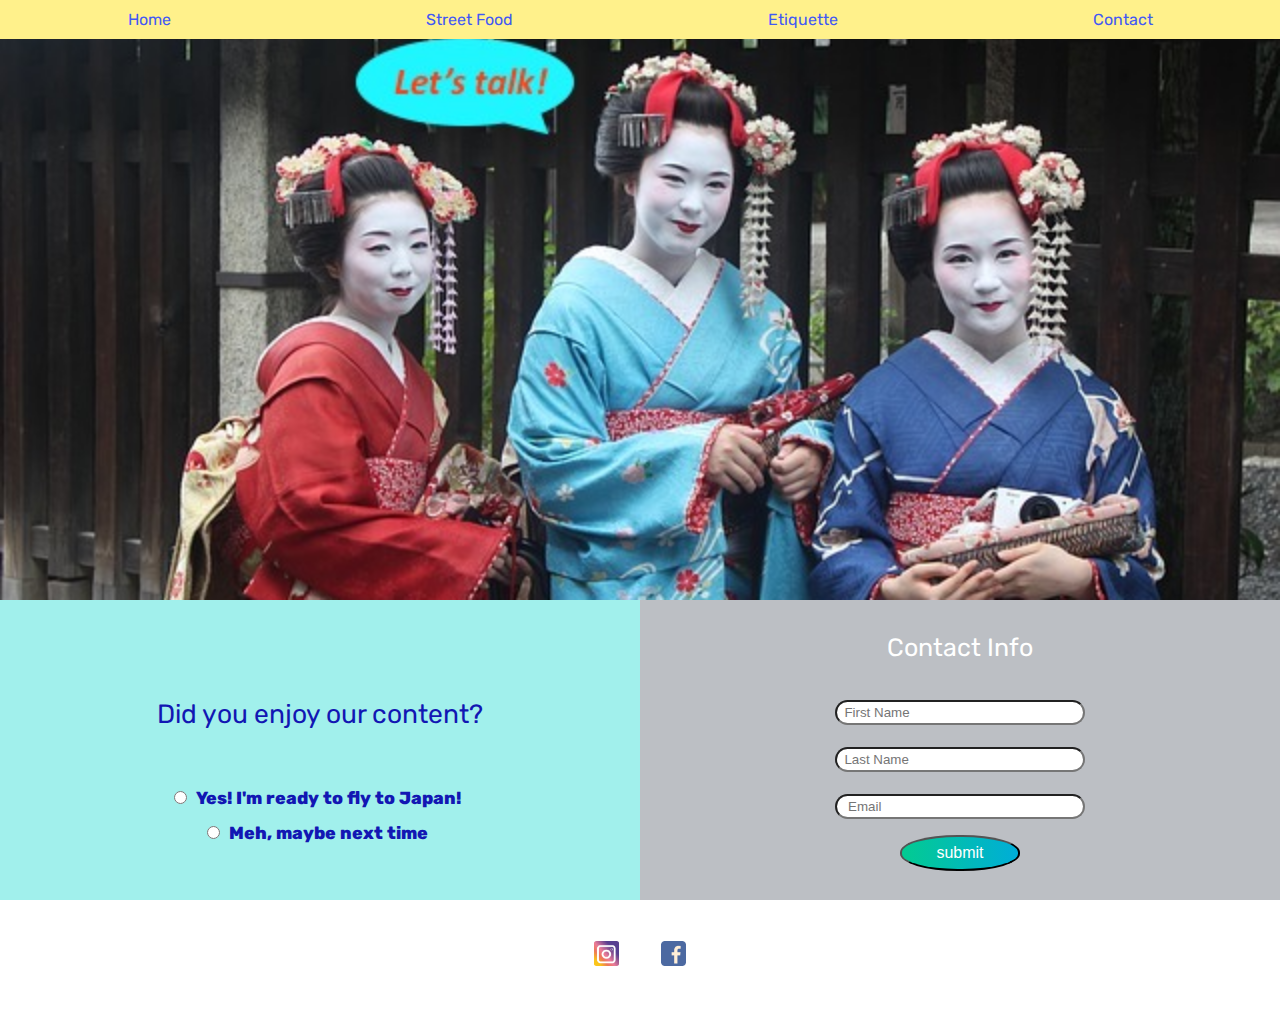
<file: contact.html>
<!DOCTYPE html>
<html>
    <head>
        <title>Contact</title>
        <link rel="stylesheet" href="css/style.css" type="text/css">
        <link href="https://fonts.googleapis.com/css?family=Rubik" rel="stylesheet">
        <meta name="viewport" content="width=device-width, initial-scale=1">
        <link rel="stylesheet" href="https://use.fontawesome.com/releases/v5.8.1/css/all.css" integrity="sha384-50oBUHEmvpQ+1lW4y57PTFmhCaXp0ML5d60M1M7uH2+nqUivzIebhndOJK28anvf" crossorigin="anonymous">
    </head>
    <body id="contactus">
        <nav class="parent">
            <ul>
                <li><a href="index.html">Home</a></li>
                <li><a href="streetfood.html">Street Food</a></li>
                <li><a href="etiquettee.html">Etiquette</a></li>
                <li><a class="active" href="contact.html">Contact</a></li>
            </ul>
        </nav>
        
    <header class="photos"></header>
  
     
<div id="bottomcontainer">
   <form action="" method="post">
     <!--Questionares-->
    <div class=questions>    
          <p>Did you enjoy our content?</p>
        <div class="okay">
          <input type="radio" name="yesno" id="yes" value="yes">
          <label>Yes! I'm ready to fly to Japan!</label><i class="fas fa-plane-departure"></i><br>
          <input type="radio" name="yesno" id="no" value="no">
          <label>Meh, maybe next time</label><i class="far fa-meh-rolling-eyes"></i><br>
        </div>
     </div>

     <!--Contact Details-->
          <div class="name">
               <p>Contact Info</p>
               <input type="text" class="area1" placeholder="  First Name" required><br>
               <input type="text" class="area1" placeholder="  Last Name"><br>
               <input type="email" class="area1" placeholder="   Email" required><br>
               <input type="submit" class="grandsubmit" value="submit">
          </div>
   </form>
</div>    
        
     <footer>
         <ul class="social">
            <li><a href="https://www.instagram.com/newmankitty/?hl=en" class="insta" target="_blank"><img src="images/instagram.png" height="25px" width="25px"></a></li><br>
            <li><a href="https://www.facebook.com/newmansmama" class="fb" target="_blank"><img src="images/facebook.png" height="25px" width="25px"></a></li><br>
         </ul>
    </footer>   
    </body>
</html>
</file>
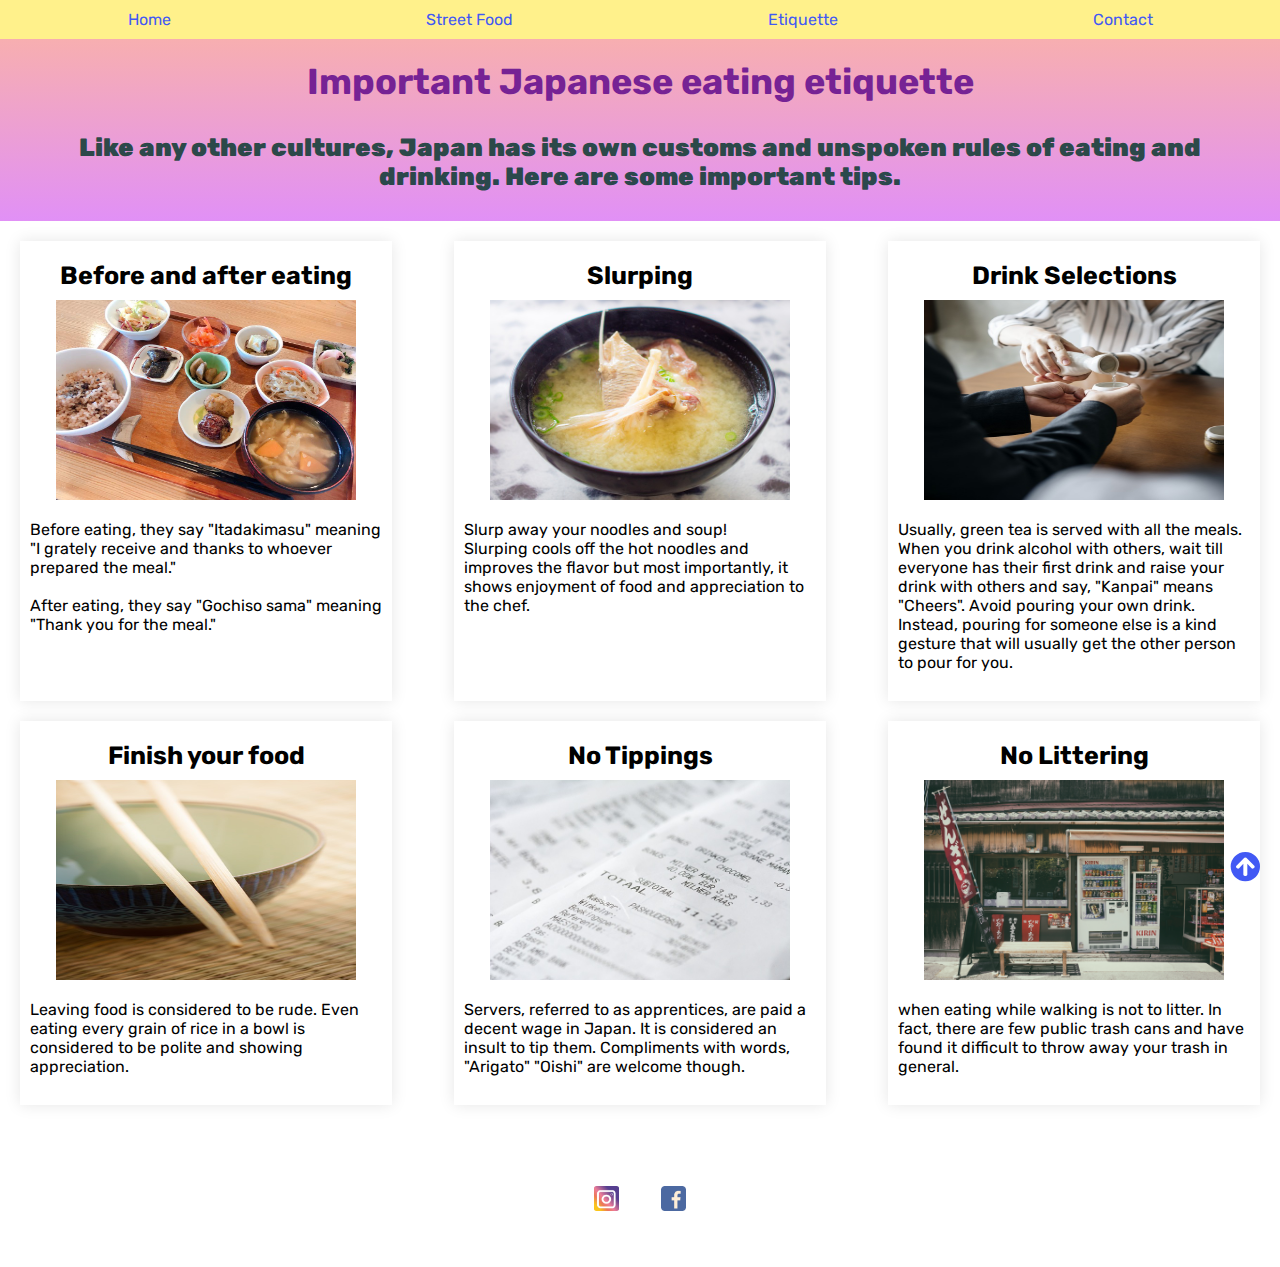
<file: etiquettee.html>
<!DOCTYPE html>
<html>
    <head>
        <title>Etiquette</title>
        <link rel="stylesheet" href="css/style.css" type="text/css">
        <link href="https://fonts.googleapis.com/css?family=Rubik" rel="stylesheet">
        <meta name="viewport" content="width=device-width, initial-scale=1">
        <link rel="stylesheet" href="https://use.fontawesome.com/releases/v5.8.1/css/all.css">
    </head>
    <body class="contactus">
        <nav class="parent">
            <ul>
                <li><a href="index.html">Home</a></li>
                <li><a href="streetfood.html">Street Food</a></li>
                <li><a href="etiquettee.html">Etiquette</a></li>
                <li><a class="active" href="contact.html">Contact</a></li>
            </ul>
        </nav>
        
      <div class="manners">
        <h1 class="type">Important Japanese eating etiquette</h1>
        <p>Like any other cultures, Japan has its own customs and unspoken rules of eating and drinking. 
        Here are some important tips.</p>
      </div> 
        
      <section id="blocks">
       <article class="nopic">
           <h2>Before and after eating</h2>
           <img src="images/before.jpg" width="300px" height="200px" class="center">     
         <p>Before eating, they say "Itadakimasu" meaning "I grately receive and thanks to whoever prepared the meal."</p><br>
         <p>After eating, they say "Gochiso sama" meaning "Thank you for the meal." </p><br>
       </article> 
       
       <article class="nopic">
        <h2>Slurping</h2>
        <img src="images/miso.jpg" width="300px" height="200px" class="center">
         <p>Slurp away your noodles and soup!</p>
         <p>Slurping cools off the hot noodles and improves the flavor but most importantly, it shows enjoyment of food 
         and appreciation to the chef.</p><br>
       </article>
       
       <article class="nopic">
        <h2>Drink Selections</h2>
        <img src="images/sake.jpg" width="300px" height="200px" class="center">
         <p>Usually, green tea is served with all the meals.
          When you drink alcohol with others, wait till everyone has their first drink and raise your drink with others and say, "Kanpai" means "Cheers".
          Avoid pouring your own drink. Instead, pouring for someone else is a kind gesture that will usually get the other person to pour for you.</p><br>
       </article>
       
       <article class="nopic">
        <h2>Finish your food</h2>
        <img src="images/emptybowl.jpg" width="300px" height="200px" class="center">
         <p>Leaving food is considered to be rude.
         Even eating every grain of rice in a bowl is considered to be polite and showing appreciation.</p>
       </article>
       
       <article class="nopic">
        <h2>No Tippings</h2>
        <img src="images/receipt.jpg" width="300px" height="200px" class="center">
          <p>Servers, referred to as apprentices, are paid a decent wage in Japan. 
          It is considered an insult to tip them. Compliments with words, "Arigato" "Oishi" are welcome though.</p><br>
       </article>
       
       <article class="nopic">
        <h2>No Littering</h2>
        <img src="images/street.jpg" width="300px" height="200px" class="center">
          <p> when eating while walking is not to litter. 
          In fact, there are few public trash cans and have found it difficult to throw away your trash in general.</p><br>
       </article>
      
    </section>
        
       <a class="scroll" href="#"><i class="fas fa-arrow-circle-up"></i></a>
        
        
     <footer>
        <ul class="social">
            <li><a href="https://www.instagram.com/newmankitty/?hl=en" class="insta" target="_blank"><img src="images/instagram.png" height="25px" width="25px"></a></li><br>
            
            <li><a href="https://www.facebook.com/newmansmama" class="fb" target="_blank"><img src="images/facebook.png" height="25px" width="25px"></a></li><br>
             
         
     </footer>   
    </body>
</html>
</file>
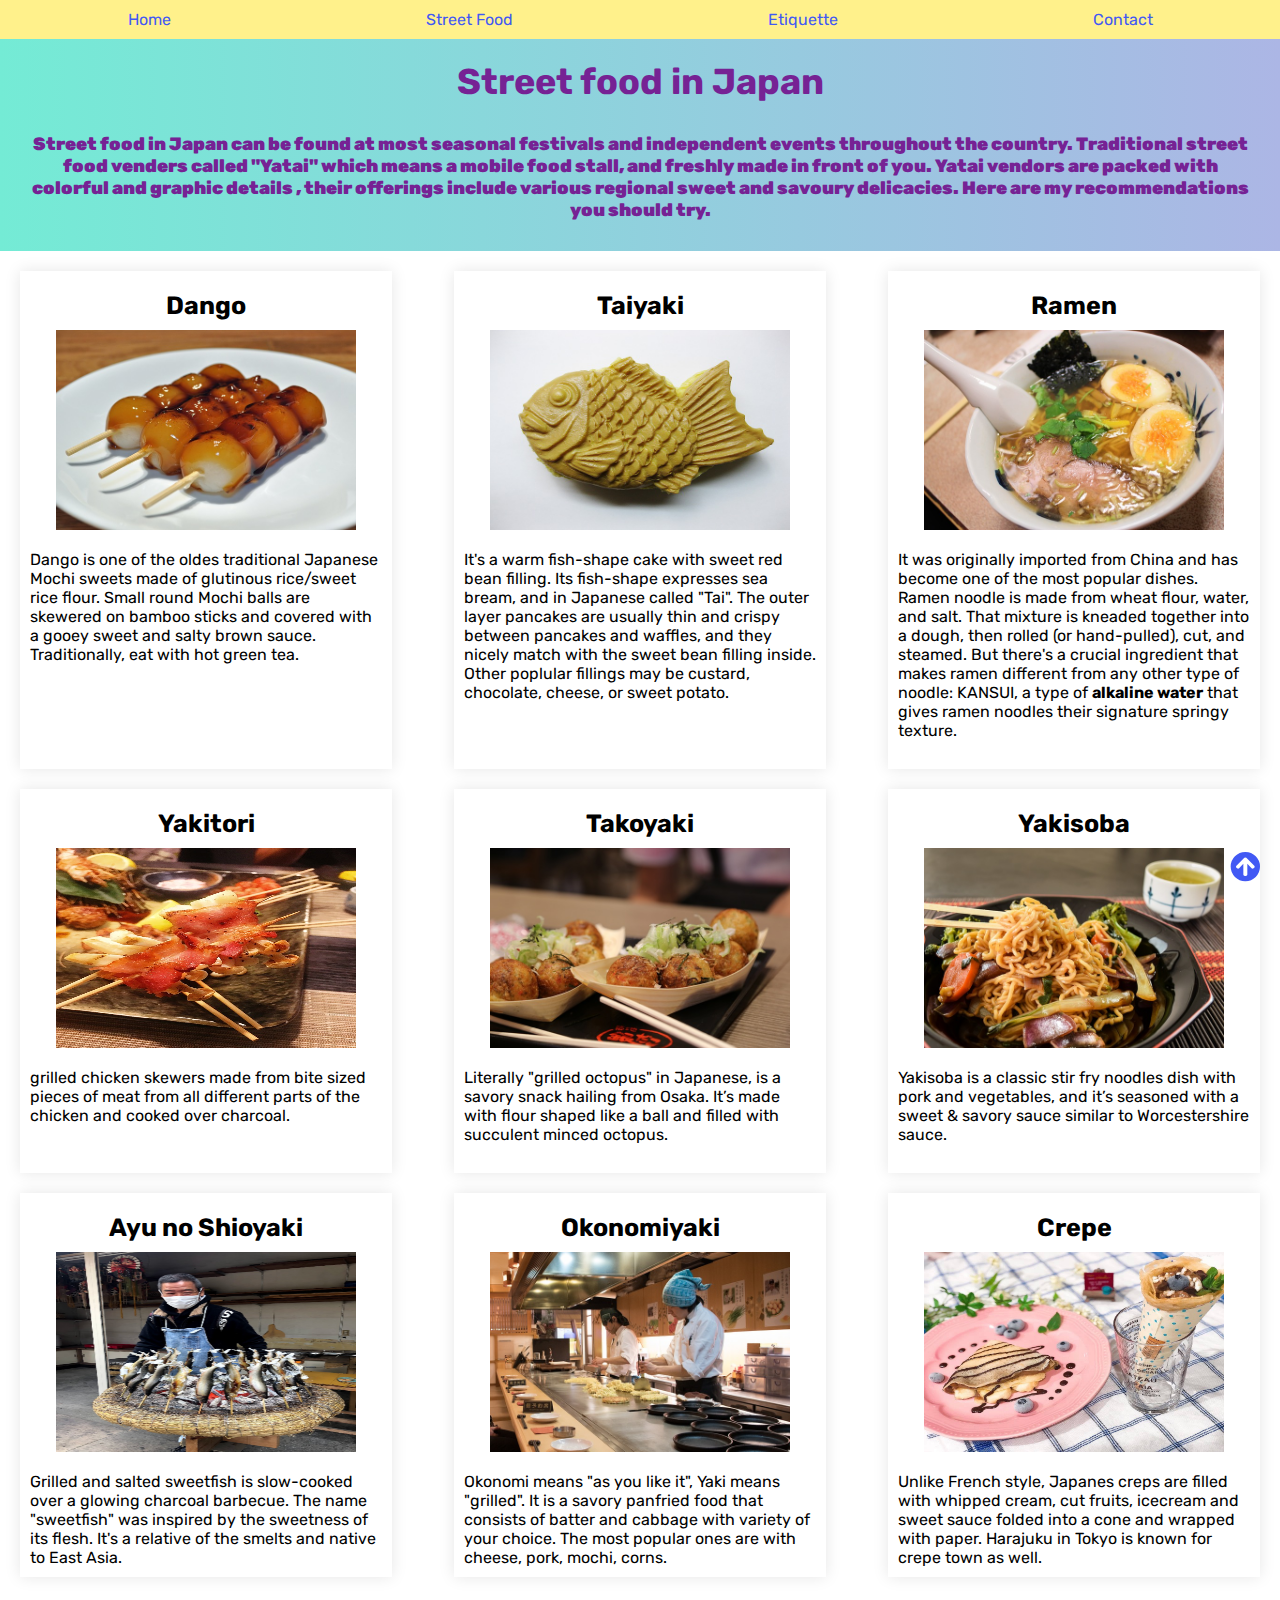
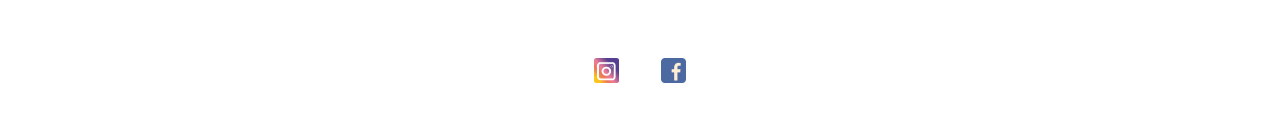
<file: streetfood.html>
<!DOCTYPE html>
<html>
    <head>
        <title>Street food</title>
        <link rel="stylesheet" href="css/style.css" type="text/css">
        <link href="https://fonts.googleapis.com/css?family=Rubik" rel="stylesheet">
        <meta name="viewport" content="width=device-width, initial-scale=1">
        <link rel="stylesheet" href="https://use.fontawesome.com/releases/v5.8.1/css/all.css">
    </head>
    <body class="contactus">
       
        <nav class="parent">
            <ul>
                <li><a href="index.html">Home</a></li>
                <li><a href="streetfood.html">Street Food</a></li>
                <li><a href="etiquettee.html">Etiquette</a></li>
                <li><a class="active" href="contact.html">Contact</a></li>
            </ul>
        </nav>
        

  <div class="text"> 
    <h1>Street food in Japan</h1>
    </p>Street food in Japan can be found at most seasonal festivals and independent events throughout the country.
        Traditional street food venders called "Yatai" which means a mobile food stall, and freshly made in front of you.
        Yatai vendors are packed with colorful and graphic details , their offerings include various regional sweet and savoury delicacies.
        Here are my recommendations you should try.</p>
  </div> 
  


<section id="blocks">      
 <article>      
   <h2>Dango</h2>
   <img src="images/dango.jpg" width="300px" height="200px" class="center">
   <p>Dango is one of the oldes traditional Japanese Mochi sweets made of glutinous rice/sweet rice flour.  
  Small round Mochi balls are skewered on bamboo sticks and covered with a gooey sweet and salty brown sauce. 
  Traditionally, eat with hot green tea.</p><br>
 </article>
 
 <article>
    <h2>Taiyaki</h2>
    <img src="images/taiyaki.jpg" width="300px" height="200px" class="center">
    <p>It's a warm fish-shape cake with sweet red bean filling. Its fish-shape expresses sea bream, and in Japanese called "Tai". 
    The outer layer pancakes are usually thin and crispy between pancakes and waffles, and they nicely match with the sweet bean filling inside.
    Other poplular fillings may be custard, chocolate, cheese, or sweet potato.</p>
 </article> 

 <article>
   <h2>Ramen</h2>
   <img src="images/ramen.jpg" width="300px" height="200px" class="center">
   <p>It was originally imported from China and has become one of the most popular dishes.
   Ramen noodle is made from wheat flour, water, and salt. 
   That mixture is kneaded together into a dough, then rolled (or hand-pulled), cut, and steamed. 
   But there's a crucial ingredient that makes ramen different from any other type of noodle: KANSUI, a type of <strong>alkaline water</strong> that gives ramen noodles their signature springy texture.
   </p><br>
 </article>
 
 <article>
  <h2>Yakitori</h2>
  <img src="images/yakitori.jpg" width="300px" height="200px" class="center">
  <p> grilled chicken skewers made from bite sized pieces of meat from all different parts of the chicken and cooked over charcoal.
  </p><br>
 </article>
 
 <article>
   <h2>Takoyaki</h2>
   <img src="images/takoyaki.jpg" width="300px" height="200px" class="center">
   <p> Literally "grilled octopus" in Japanese, is a savory snack hailing from Osaka. 
       It’s made with flour shaped like a ball and filled with succulent minced octopus.
   </p><br>
</article>
  
 <article>
   <h2>Yakisoba</h2>
   <img src="images/yakisoba.jpg" width="300px" height="200px" class="center">
   <p>Yakisoba is a classic stir fry noodles dish with pork and vegetables, and it’s seasoned with a sweet & savory sauce similar to Worcestershire sauce. </p>
 </article>  
 
 <article>
   <h2>Ayu no Shioyaki</h2>
   <img src="images/shioyaki.jpg" width="300px" height="200px" class="center">
   <p>Grilled and salted sweetfish is slow-cooked over a glowing charcoal barbecue.
      The name "sweetfish" was inspired by the sweetness of its flesh.
      It's a relative of the smelts and native to East Asia. </p>
 </article> 
 
 <article>
   <h2>Okonomiyaki</h2>
   <img src="images/okonomiyaki.jpg" width="300px" height="200px" class="center">
   <p>Okonomi means "as you like it", Yaki means "grilled". It is a savory panfried food that consists of batter and cabbage with variety of your choice.
      The most popular ones are with cheese, pork, mochi, corns. 
    </p>
 </article> 
 
 <article>
   <h2>Crepe</h2>
   <img src="images/blueberry.jpg" width="300px" height="200px" class="center">
   <p>Unlike French style, Japanes creps are filled with whipped cream, cut fruits, icecream and sweet sauce folded into a cone and wrapped with paper.
     Harajuku in Tokyo is known for crepe town as well.
    </p>
 </article> 
</section>  

<a class="scroll" href="#"><i class="fas fa-arrow-circle-up"></i></a>
       
     <footer>
        <ul class="social">
            <li><a href="https://www.instagram.com/newmankitty/?hl=en" class="insta" target="_blank"><img src="images/instagram.png" height="25px" width="25px"></a></li><br>
            
            <li><a href="https://www.facebook.com/newmansmama" class="fb" target="_blank"><img src="images/facebook.png" height="25px" width="25px"></a></li><br>
        </ul>    
         
     </footer>   
    </body>
</html>
</file>
<file: css/style.css>
* {
    margin: 0;
    padding: 0;
    box-sizing: border-box;
}

html {
    font-family: 'Rubik', sans-serif;
    scroll-behavior: smooth;
}

   
a:link {
  color: #4259f4; 
  background-color: transparent; 
  text-decoration: none;
}
a:hover {
  color: #ff4cdb;
  background-color: transparent;
  text-decoration: none;
}

a:active {
    color: #fffc59;
    background-color: transparent;
    text-decoration: none;
}

a:visited {
  color: #7E45FF;
  background-color: transparent;
  text-decoration: none;
}


/*Navigation bar*/
nav {
    box-sizing: border-box;
    width: 100%;
    margin: 0;
    padding: 0;
    background:#FFF18B;
    position: fixed;
    left: 0;
    top: 0;
   
}

nav ul  {
    display: flex;
    justify-content: space-around;
    text-decoration: none;
    text-align: center;
    padding: 0;
    color: green;
    list-style-type: none;
    margin: 0;
}

nav a {
    display: block;
    text-decoration: none;
    padding: 10px;
}

nav a:hover {
   background-color: #99EEA4;
}

/********FOOTER******/
footer ul{
    display: flex;
    justify-content: center;
    list-style-type: none;
    line-height: 5;
    margin: 0;
    padding: 0;
    width: auto;
    min-height: 100px;
}

footer li {
    margin: 5px;
    padding: 1em;
}



/*INDEX.HTML pages starts here*/
html, body{
    height: 100%;
    width: 100%;
    
}
#home {
    background-image: url("../images/japan.jpg");
    background-repeat: no-repeat;
    background-position: center;
    background-size: cover;
    display: flex;
    text-align: center;
    color: #FFF;
    flex-direction: column;
    justify-content: center;
    align-content: center;
}

.ichi {
    text-shadow: 1px 1px #f9f4a7;
    color: #fff;
    list-style-type: none;
}

 /*STREETFOOD.HTML page starts here*/
.text {
    margin-top: 0;
    background: linear-gradient(to right, rgb(116, 235, 213), rgb(172, 182, 229));
}


h1 {
    padding: 30px;
}

.text, .manners {
  font-size: 18px;
  font-weight: 900;
  padding: 30px;
  margin: 0px;
  text-align: center;
  background-repeat: no-repeat;
  background-size: cover;
  background-position: center;
  background-attachment: fixed;
  color: #762294;
  
}
    
#blocks {
    display: flex;
    flex-wrap: wrap;
    justify-content: space-between;
    margin: 20px;
 }
  
article {
    background: #fff;
    margin-bottom:20px;
    padding: 10px;
    /*box-sizing: border-box;*/
    box-shadow: 0 0 15px rgba(0,0,0,0.1);
    flex: 0 1 30%;
}

article h2 {
    text-align: center;
    font-size: 25px;
    margin: 10px 0;
    
}
.blocks p {
    padding: 2px;
}
.center {
    display: block;
    margin-left: auto;
    margin-right: auto;
    margin-bottom: 20px;
}


.scroll {
    position: fixed;
    width: 30px;
    height: 30px;
    background: red;
    bottom: 20px;
    right: 20px;
    text-decoration: none;
    text-align: center;
    font-size: 30px;
    color: red;
}

/*ETIQUETTEE page starts here*/
.manners  {
    background: linear-gradient(to top, rgba(225, 144, 246, 1.0), rgba(252, 181, 161, 1.0));
}

div p {
    font-size: 25px;
    color: rgba(1, 54, 41, 0.83); 
}


/*CONTACT PAGE starts here*/
#contactus {
      font-family: 'Rubik', sans-serif;
      margin: 0;
      padding: 0;
 }  
    


header {
    height: 600px;
    background-image: url("../images/geisha5.jpg");
    background-size: cover;
    background-repeat: no-repeat;
    background-position: center;
    margin-top: 0;
    padding: 0;
    display: block;
}

 
 
#bottomcontainer {
    background: #FFF;
    min-height: 300px;
    margin-top: 0;
    padding-top: 0;
    align-content: center;
    justify-content: center;
}


form {
    display: flex;
    min-height: 300px;
    width: 100%;
}
 
.okay {
    margin-top: 30px;
    color: #1217B3;
    font-weight: 800;
}
    
input[type=radio]+label {
    width: 40px;
    height: 40px;
    margin: 5px;
}

.questions {
    line-height: 2;
    width: 33%;
    height: 300px;
    flex-grow: 1;
    background: #A1F0EC;
    text-align: center;
    align-content: center;
    font-size: 1.1em;
}

.questions p {
    text-decoration: none;
    font-size: 1.5em;
    margin: 40px 20px;
    padding: 0;
    color: #1217B3;
}

.name {
     margin: 0;
     background: #bcbfc4;
     line-height: 2.2;
     width: 33%;
     height: 300px;
     flex-grow: 1;
     font-size: 20px;
     text-align: center;
}

.name p {
    color: white;
    padding: 10px;
    margin-top: 10px;
    margin-bottom: 3px;
    text-align: center;
}

.area1 {
    width: 250px;
    height: 25px;
    border-radius: 30px;
    padding: 0;
    margin-top: 0;
    margin-bottom: 10px;
}
.grandsubmit {
    outline: none;
    width: 120px;
    height: 36px;
    box-shadow: none;
    font-size: 0.8em;
    color: #fff;
    line-height: 25px;
    border-radius: 48%;
    cursor: pointer;
    background: linear-gradient(to right, #03cb91, #00add8);
}

.grandsubmit:hover, .grandsubmit:focus {
    background: #20F6FA;
    color: #FF8AA2;
    font-weight: 900;
}


@media screen and (max-width: 600px)  {
    body
      {
       min-width: 320px;
       font-size: 1.2em;
      }
    nav {
       position: initial;
      }
   
    nav ul {
      flex-direction: column;
      }
      
    form {
            flex-direction: column;
         }
         
    div.questions, div.name {
             width: 100%;
             height: 300px;
         }
    div.okay {
        
        margin-top: 10px;
    }     
    .questions p {
        margin-top: 15px;
    }
         
    #blocks {
            display: flex;
            flex-direction: column;
         }
         
    #bottomcontainer {
             /*margin: 0;*/
             padding: 0;
          }  
          
    img {
        max-width: 100%;
        height: auto;
        }

}
</file>
